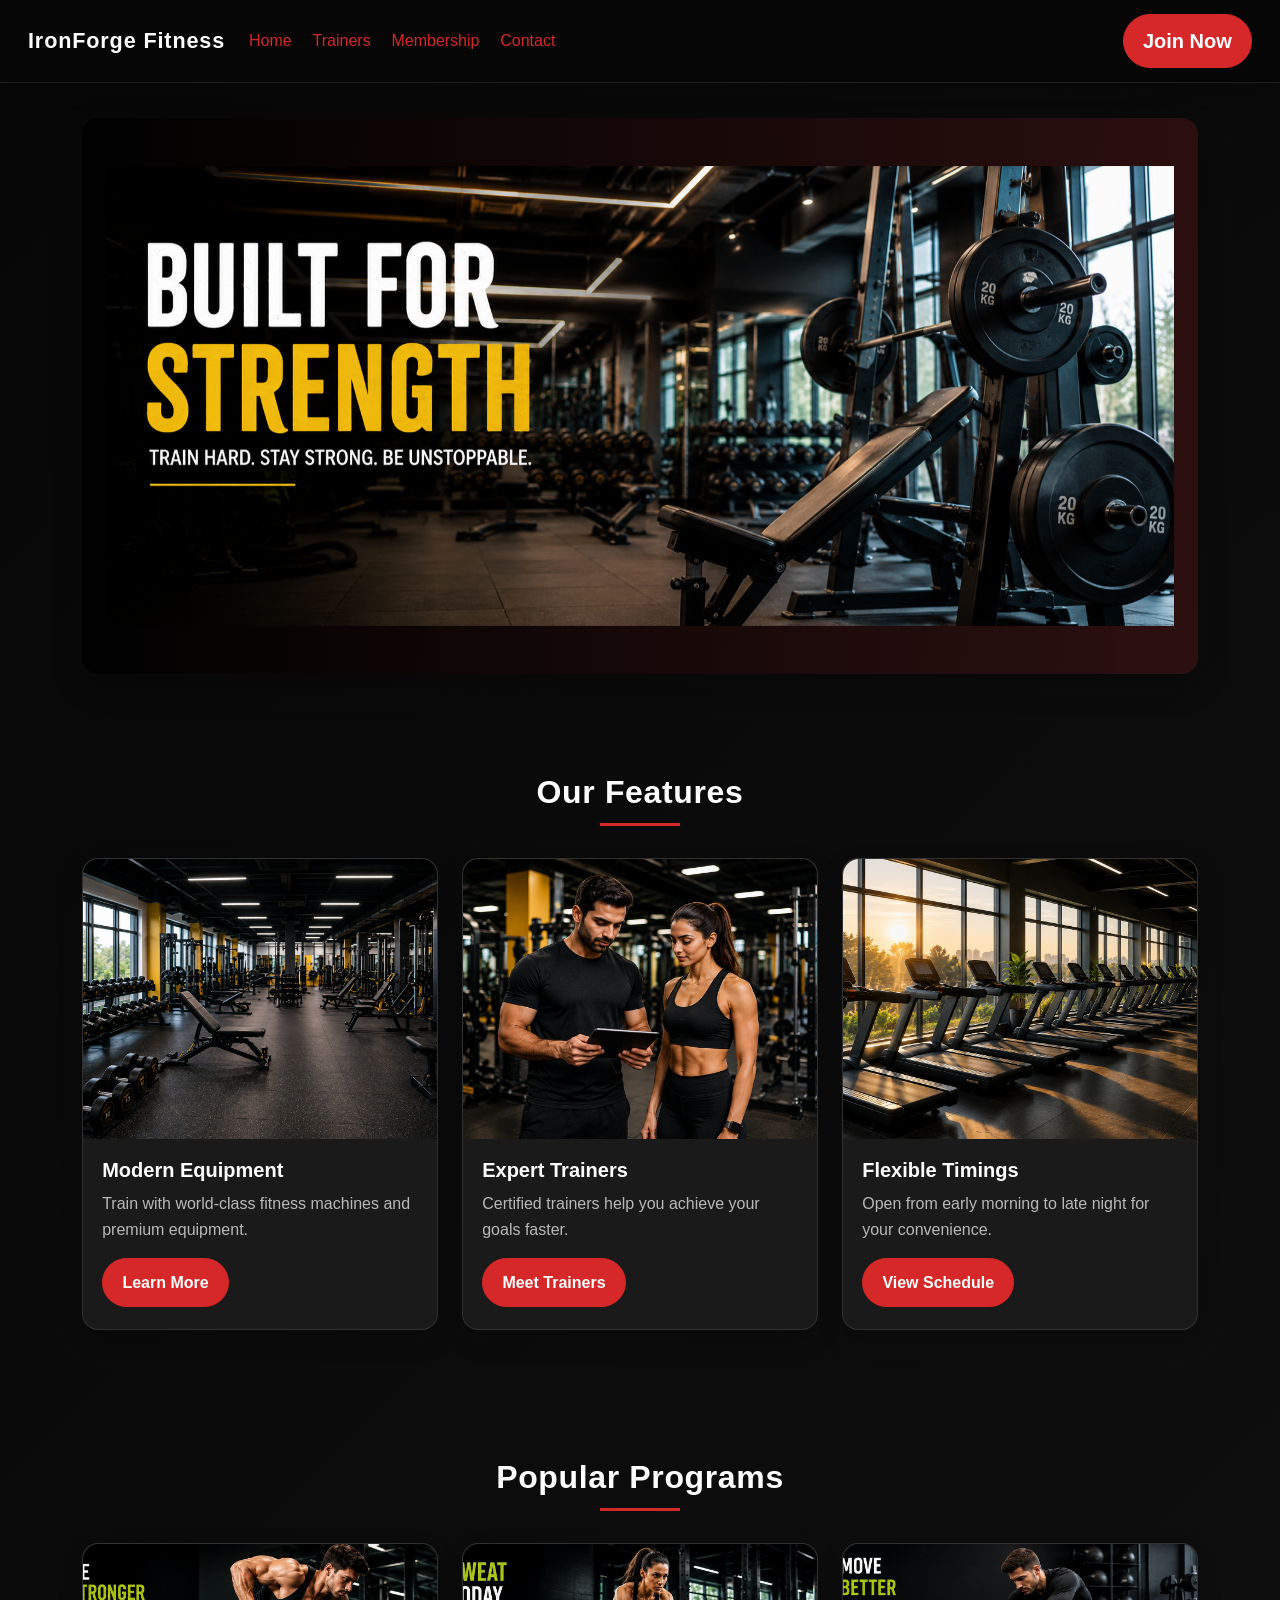
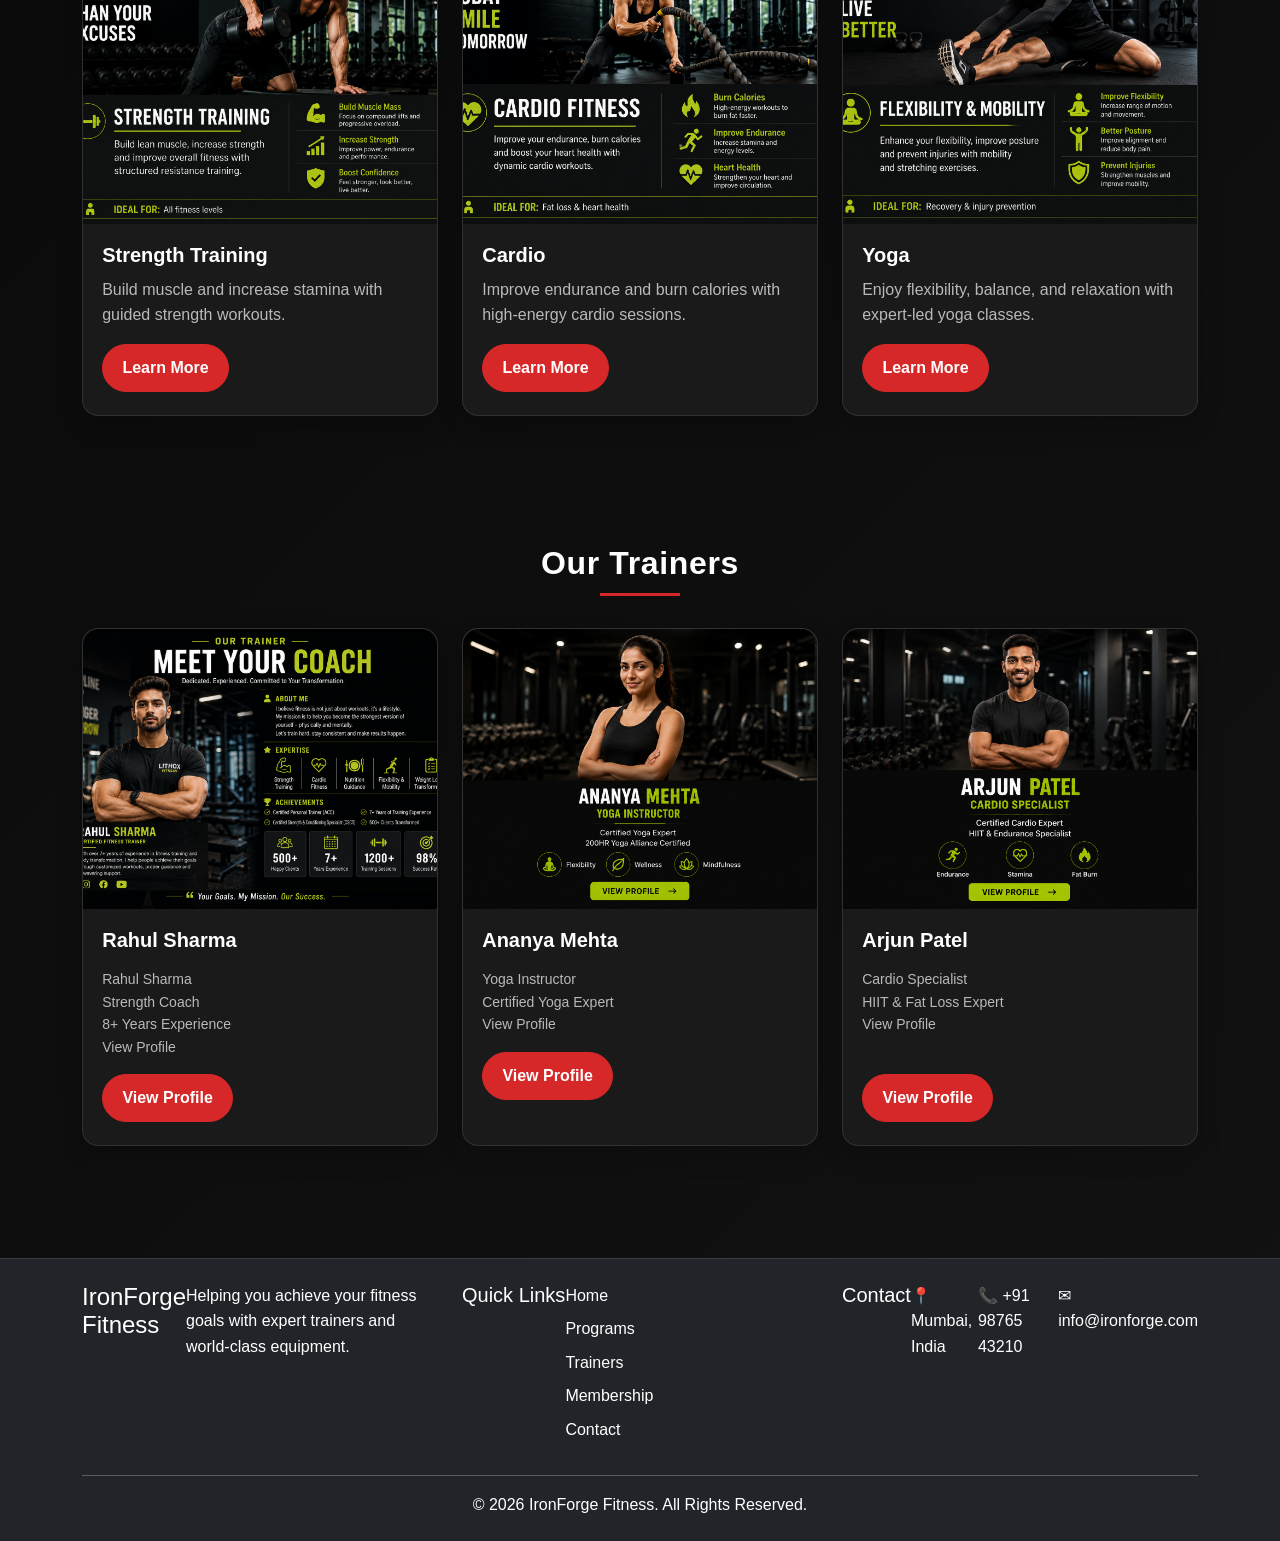
<file: index.html>
<!DOCTYPE html>
<html lang="en">

<head>
  <meta charset="UTF-8">
  <meta name="viewport" content="width=device-width, initial-scale=1.0">
  <link href="https://cdn.jsdelivr.net/npm/bootstrap@5.0.2/dist/css/bootstrap.min.css" rel="stylesheet"
    integrity="sha384-EVSTQN3/azprG1Anm3QDgpJLIm9Nao0Yz1ztcQTwFspd3yD65VohhpuuCOmLASjC" crossorigin="anonymous">
  <link rel="stylesheet" href="style.css">
  <title>IronForge Fitness</title>
</head>

<body>
<header><nav class="navbar navbar-expand-lg navbar-light bg-light">
    <div class="container-fluid">
      <a class="navbar-brand" href="#">IronForge Fitness</a>
      <button class="navbar-toggler" type="button" data-bs-toggle="collapse" data-bs-target="#navbarSupportedContent"
        aria-controls="navbarSupportedContent" aria-expanded="false" aria-label="Toggle navigation">
        <span class="navbar-toggler-icon"></span>
      </button>
      <div class="collapse navbar-collapse" id="navbarSupportedContent">
        <ul class="navbar-nav me-auto mb-2 mb-lg-0">
          <li class="nav-item">
            <a class="nav-link active" aria-current="page" href="index.html">Home</a>
          </li>
          <!-- <li class="nav-item">
            <a class="nav-link active" href="programs.html">Programs</a>
          </li> -->
          <li class="nav-item">
            <a class="nav-link active" aria-current="page" href="trainers.html">Trainers</a>
          </li>
          </li>
          <li class="nav-item">
            <a class="nav-link active" href="membership.html" tabindex="-1" aria-disabled="true">Membership</a>
          </li>
          <li class="nav-item">
            <a class="nav-link active" aria-current="page" href="contact.html">Contact</a>
          </li>
        </ul>
        <button type="button" class="btn btn-danger btn-lg" data-bs-target="#joinModal" data-bs-toggle="modal">Join Now</button>
      </div>
    </div>
  </nav>
</header>
  <!-- <section class="hero bg-success">
    <div class="container">
      <h1>TRANSFORM YOUR BODY</h1>
      <p>Push your limits with world-class equipment,
        expert trainers, and personalized fitness programs.</p>
    </div>
  </section> -->
  <section class="py-3">
    <div class="container">
      <div class="carousel slide hero-section" data-bs-ride="carousel" data-bs-interval="2000">
      <div class="carousel-inner">
        <div class="carousel-item active slide">
          <img src="images/Carousel1.png" alt="">
        </div>
        <div class="carousel-item">
          <img src="images/Carousel2.png" alt="">
        </div>
        <div class="carousel-item">
          <img src="images/Carousel3.png" alt="">
        </div>
      </div>
    </div>
  </section>
  <section class="Why-us">
    <div class="container">
      <h2 class="section-title">Our Features</h2>
      <div class="row g-4">
        <div class="col-md-4">
          <div class="card h-100">
            <img src="images/Gym1.png" class="card-img-top" alt="Modern gym equipment">
            <div class="card-body">
              <h5 class="card-title">Modern Equipment</h5>
              <p class="card-text">Train with world-class fitness machines and premium equipment.</p>
              <a href="#" class="btn btn-primary">Learn More</a>
            </div>
          </div>
        </div>
        <div class="col-md-4">
          <div class="card h-100">
            <img src="images/Gym2.png" class="card-img-top" alt="Expert trainers">
            <div class="card-body">
              <h5 class="card-title">Expert Trainers</h5>
              <p class="card-text">Certified trainers help you achieve your goals faster.</p>
              <a href="#" class="btn btn-primary">Meet Trainers</a>
            </div>
          </div>
        </div>
        <div class="col-md-4">
          <div class="card h-100">
            <img src="images/Gym3.png" class="card-img-top" alt="Flexible gym timings">
            <div class="card-body">
              <h5 class="card-title">Flexible Timings</h5>
              <p class="card-text">Open from early morning to late night for your convenience.</p>
              <a href="#" class="btn btn-primary">View Schedule</a>
            </div>
          </div>
        </div>
      </div>
    </div>
  </section>
 <section>
  <div class="container">
  <h2 class="section-title">Popular Programs</h2>
  <div class="row g-4">
    <div class="col-md-4">
     <div class="card h-100">
  <img src="images/Program11.png" class="card-img-top" alt="Strength program">
  <div class="card-body">
    <h5 class="card-title">Strength Training</h5>
    <p class="card-text">Build muscle and increase stamina with guided strength workouts.</p>
    <a href="#" class="btn btn-primary">Learn More</a>
  </div>
</div>
    </div>
    <div class="col-md-4">
   <div class="card h-100">
  <img src="images/Program22.png" class="card-img-top" alt="Cardio program">
  <div class="card-body">
    <h5 class="card-title">Cardio</h5>
    <p class="card-text">Improve endurance and burn calories with high-energy cardio sessions.</p>
    <a href="#" class="btn btn-primary">Learn More</a>
  </div>
</div>
    </div>
    <div class="col-md-4">
   <div class="card h-100">
  <img src="images/Program33.png" class="card-img-top" alt="Yoga program">
  <div class="card-body">
    <h5 class="card-title">Yoga</h5>
    <p class="card-text">Enjoy flexibility, balance, and relaxation with expert-led yoga classes.</p>
    <a href="#" class="btn btn-primary">Learn More</a>
  </div>
</div>
    </div>
  </div>
</div>
 </section>
  <section>
  <div class="container">
  <h2 class="section-title">Our Trainers</h2>
  <div class="row g-4">
    <div class="col-md-4">
     <div class="card">
  <img src="images/Trainer1.png " class="card-img-top" alt="...">
  <div class="card-body">
    <h5 class="card-title">Rahul Sharma</h5>
    <p class="card-text"><pre>Rahul Sharma
Strength Coach
8+ Years Experience
View Profile</pre>
</p>
    <a href="#" class="btn btn-primary">View Profile</a>
  </div>
</div>
    </div>
    <div class="col-md-4">
   <div class="card">
  <img src="images/Trainer22.png" class="card-img-top" alt="...">
  <div class="card-body">
    <h5 class="card-title">Ananya Mehta</h5>
    <p class="card-text">
      <pre>
Yoga Instructor
Certified Yoga Expert
View Profile</pre></p>
    <a href="#" class="btn btn-primary">View Profile</a>
  </div>
</div>
    </div>
    <div class="col-md-4">
   <div class="card">
  <img src="images/Trainer33.png" class="card-img-top" alt="...">
  <div class="card-body">
    <h5 class="card-title">Arjun Patel</h5>
    <p class="card-text"><pre>
Cardio Specialist
HIIT & Fat Loss Expert
View Profile
    </pre></p>
    <a href="#" class="btn btn-primary">View Profile</a>
  </div>
</div>
    </div>
  </div>
</div>
 </section>
<footer class="bg-dark text-white mt-5 py-4">
  <div class="container">
    <div class="row g-4">
      <div class="col-12 col-md-4">
        <h4 class="mb-3">IronForge Fitness</h4>
        <p class="mb-0">Helping you achieve your fitness goals with expert trainers and world-class equipment.</p>
      </div>

      <div class="col-12 col-md-4">
        <h5 class="mb-3">Quick Links</h5>
        <ul class="list-unstyled mb-0">
          <li class="mb-2"><a href="index.html" class="text-white text-decoration-none">Home</a></li>
          <li class="mb-2"><a href="programs.html" class="text-white text-decoration-none">Programs</a></li>
          <li class="mb-2"><a href="trainers.html" class="text-white text-decoration-none">Trainers</a></li>
          <li class="mb-2"><a href="membership.html" class="text-white text-decoration-none">Membership</a></li>
          <li class="mb-2"><a href="contact.html" class="text-white text-decoration-none">Contact</a></li>
        </ul>
      </div>

      <div class="col-12 col-md-4">
        <h5 class="mb-3">Contact</h5>
        <p class="mb-2">📍 Mumbai, India</p>
        <p class="mb-2">📞 +91 98765 43210</p>
        <p class="mb-0">✉ info@ironforge.com</p>
      </div>
    </div>

    <hr class="bg-light mt-4">

    <div class="text-center">
      <p class="mb-0">&copy; 2026 IronForge Fitness. All Rights Reserved.</p>
    </div>
  </div>
</footer>

  <script src="https://cdn.jsdelivr.net/npm/bootstrap@5.0.2/dist/js/bootstrap.bundle.min.js"
    integrity="sha384-MrcW6ZMFYlzcLA8Nl+NtUVF0sA7MsXsP1UyJoMp4YLEuNSfAP+JcXn/tWtIaxVXM"
    crossorigin="anonymous"></script>

<!-- Join Membership Modal -->
<div class="modal fade" id="joinModal" tabindex="-1">

    <div class="modal-dialog modal-dialog-centered">

        <div class="modal-content">

            <!-- Header -->
            <div class="modal-header bg-danger text-white">

                <h4 class="modal-title">
                    🏋 Join IronForge Fitness
                </h4>

                <button type="button"
                        class="btn-close btn-close-white"
                        data-bs-dismiss="modal">
                </button>

            </div>

            <!-- Body -->
            <div class="modal-body">

                <p class="text-center text-muted mb-4">
                    Start your fitness journey today!
                </p>

                <div class="mb-3">
                    <label class="form-label">Full Name</label>
                    <input type="text"
                           class="form-control"
                           placeholder="Enter your full name">
                </div>

                <div class="mb-3">
                    <label class="form-label">Email Address</label>
                    <input type="email"
                           class="form-control"
                           placeholder="Enter your email">
                </div>

                <div class="mb-3">
                    <label class="form-label">Phone Number</label>
                    <input type="tel"
                           class="form-control"
                           placeholder="Enter your phone number">
                </div>

                <div class="mb-3">
                    <label class="form-label">Membership Plan</label>

                    <select class="form-select">

                        <option selected>Select Membership</option>

                        <option>Basic - ₹999/month</option>

                        <option>Pro - ₹1999/month</option>

                        <option>Elite - ₹2999/month</option>

                    </select>

                </div>

            </div>

            <!-- Footer -->
            <div class="modal-footer">

                <button type="button"
                        class="btn btn-secondary"
                        data-bs-dismiss="modal">
                    Close
                </button>

                <button type="button"
                        class="btn btn-danger">
                    Join Now
                </button>

            </div>

        </div>

    </div>
</div>
</body>
</html>
</file>
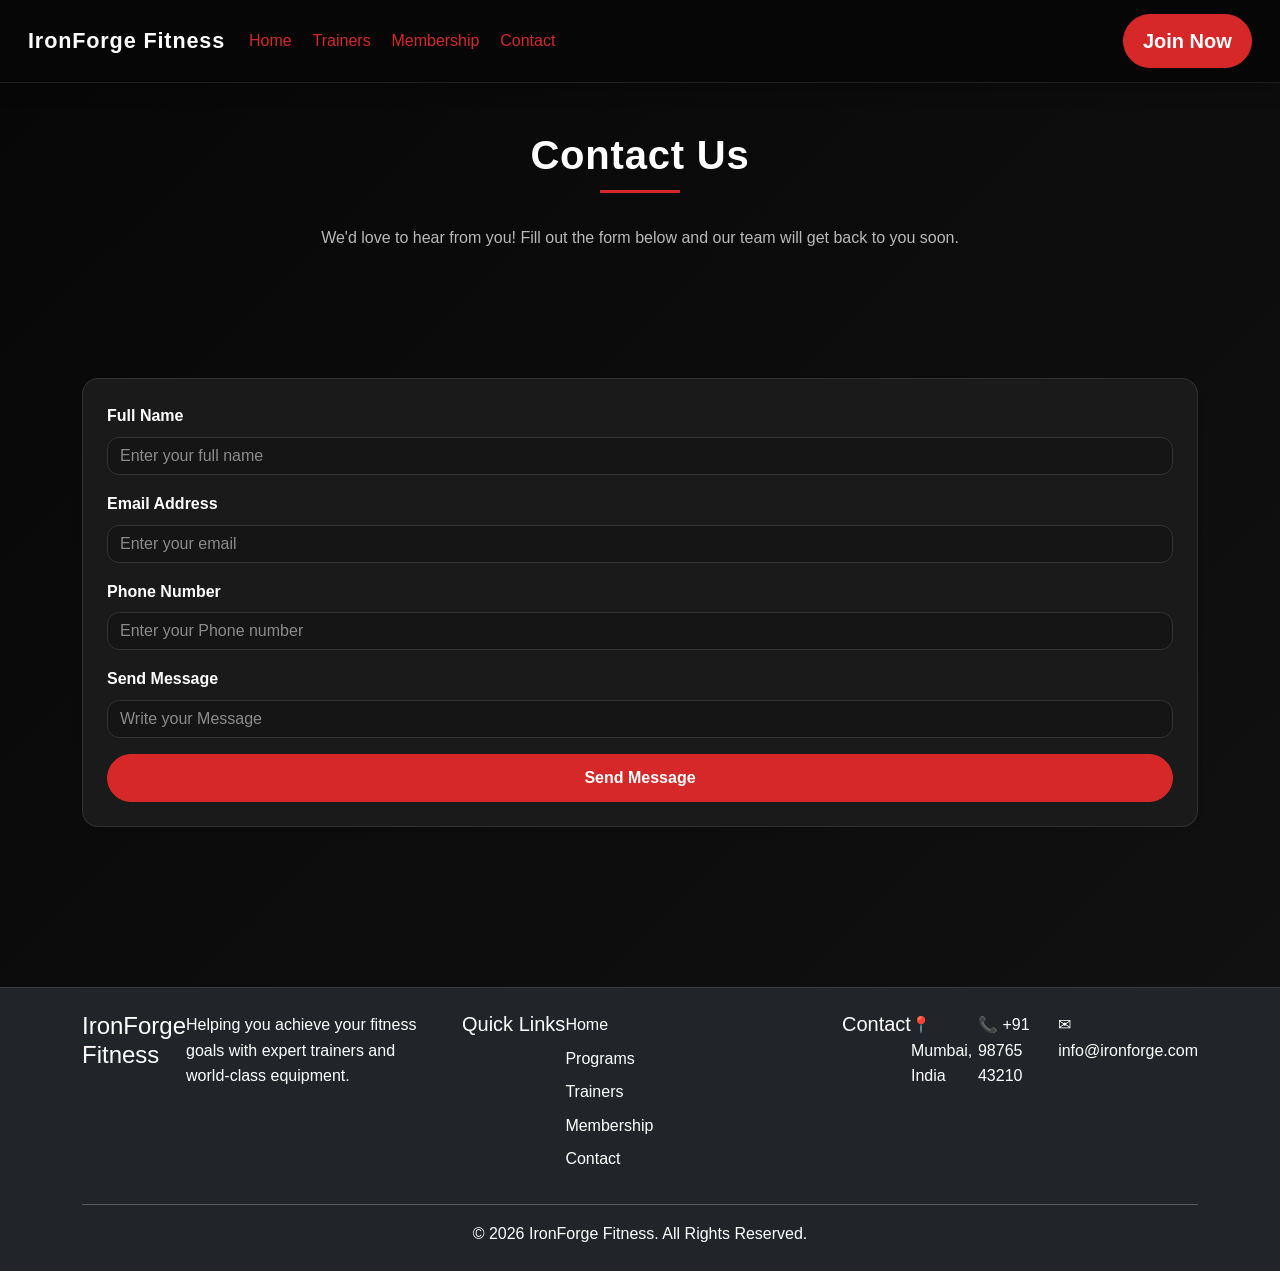
<file: contact.html>
<!DOCTYPE html>
<html lang="en">
<head>
    <meta charset="UTF-8">
    <meta name="viewport" content="width=device-width, initial-scale=1.0">
    <link href="https://cdn.jsdelivr.net/npm/bootstrap@5.0.2/dist/css/bootstrap.min.css" rel="stylesheet" 
    integrity="sha384-EVSTQN3/azprG1Anm3QDgpJLIm9Nao0Yz1ztcQTwFspd3yD65VohhpuuCOmLASjC" crossorigin="anonymous">
    <link rel="stylesheet" href="style.css">
    <title>Document</title>
</head>
<body>
<header><nav class="navbar navbar-expand-lg navbar-light bg-light">
    <div class="container-fluid">
      <a class="navbar-brand" href="#">IronForge Fitness</a>
      <button class="navbar-toggler" type="button" data-bs-toggle="collapse" data-bs-target="#navbarSupportedContent"
        aria-controls="navbarSupportedContent" aria-expanded="false" aria-label="Toggle navigation">
        <span class="navbar-toggler-icon"></span>
      </button>
      <div class="collapse navbar-collapse" id="navbarSupportedContent">
        <ul class="navbar-nav me-auto mb-2 mb-lg-0">
          <li class="nav-item">
            <a class="nav-link active" aria-current="page" href="index.html">Home</a>
          </li>
          <!-- <li class="nav-item">
            <a class="nav-link active" href="programs.html">Programs</a>
          </li> -->
          <li class="nav-item">
            <a class="nav-link active" aria-current="page" href="trainers.html">Trainers</a>
          </li>
          </li>
          <li class="nav-item">
            <a class="nav-link active" href="membership.html" tabindex="-1" aria-disabled="true">Membership</a>
          </li>
          <li class="nav-item">
            <a class="nav-link active" aria-current="page" href="contact.html">Contact</a>
          </li>
        </ul>
        <button type="button" class="btn btn-danger btn-lg" data-bs-target="#joinModal" data-bs-toggle="modal">Join Now</button>
      </div>
    </div>
  </nav>
</header>
<section class="container text-center py-5">
    <h1 class="section-title">Contact Us</h1>
    <p class="text-muted">
        We'd love to hear from you! Fill out the form below and our team will get back to you soon.
    </p>
</section>
<section>
<div class="container mb-5">
        <div class="card p-4 shadow-sm">
           <div class="mb-3">
  <label for="formGroupExampleInput" class="form-label">Full Name</label>
  <input type="text" class="form-control" id="formGroupExampleInput" placeholder="Enter your full name">
</div>
<div class="mb-3">
  <label for="formGroupExampleInput2" class="form-label">Email Address</label>
  <input type="text" class="form-control" id="formGroupExampleInput2" placeholder="Enter your email">
</div>
      <div class="mb-3">
  <label for="formGroupExampleInput" class="form-label">Phone Number</label>
  <input type="text" class="form-control" id="formGroupExampleInput" placeholder="Enter your Phone number">
</div>
<div class="mb-3">
  <label for="formGroupExampleInput2" class="form-label">Send Message</label>
  <input type="text" class="form-control" id="formGroupExampleInput2" placeholder="Write your Message">
</div>
 <button type="submit" class="btn btn-danger">
            Send Message
        </button>
    </div>
    </div>
</section>
     <footer class="bg-dark text-white mt-5 py-4">
  <div class="container">
    <div class="row g-4">
      <div class="col-12 col-md-4">
        <h4 class="mb-3">IronForge Fitness</h4>
        <p class="mb-0">Helping you achieve your fitness goals with expert trainers and world-class equipment.</p>
      </div>

      <div class="col-12 col-md-4">
        <h5 class="mb-3">Quick Links</h5>
        <ul class="list-unstyled mb-0">
          <li class="mb-2"><a href="index.html" class="text-white text-decoration-none">Home</a></li>
          <li class="mb-2"><a href="programs.html" class="text-white text-decoration-none">Programs</a></li>
          <li class="mb-2"><a href="trainers.html" class="text-white text-decoration-none">Trainers</a></li>
          <li class="mb-2"><a href="membership.html" class="text-white text-decoration-none">Membership</a></li>
          <li class="mb-2"><a href="contact.html" class="text-white text-decoration-none">Contact</a></li>
        </ul>
      </div>

      <div class="col-12 col-md-4">
        <h5 class="mb-3">Contact</h5>
        <p class="mb-2">📍 Mumbai, India</p>
        <p class="mb-2">📞 +91 98765 43210</p>
        <p class="mb-0">✉ info@ironforge.com</p>
      </div>
    </div>

    <hr class="bg-light mt-4">

    <div class="text-center">
      <p class="mb-0">&copy; 2026 IronForge Fitness. All Rights Reserved.</p>
    </div>
  </div>
</footer>
   <script src="https://cdn.jsdelivr.net/npm/bootstrap@5.0.2/dist/js/bootstrap.bundle.min.js" 
   integrity="sha384-MrcW6ZMFYlzcLA8Nl+NtUVF0sA7MsXsP1UyJoMp4YLEuNSfAP+JcXn/tWtIaxVXM" crossorigin="anonymous"></script> 
   <div class="modal fade" id="joinModal" tabindex="-1">

    <div class="modal-dialog modal-dialog-centered">

        <div class="modal-content">

            <!-- Header -->
            <div class="modal-header bg-danger text-white">

                <h4 class="modal-title">
                    🏋 Join IronForge Fitness
                </h4>

                <button type="button"
                        class="btn-close btn-close-white"
                        data-bs-dismiss="modal">
                </button>

            </div>

            <!-- Body -->
            <div class="modal-body">

                <p class="text-center text-muted mb-4">
                    Start your fitness journey today!
                </p>

                <div class="mb-3">
                    <label class="form-label">Full Name</label>
                    <input type="text"
                           class="form-control"
                           placeholder="Enter your full name">
                </div>

                <div class="mb-3">
                    <label class="form-label">Email Address</label>
                    <input type="email"
                           class="form-control"
                           placeholder="Enter your email">
                </div>

                <div class="mb-3">
                    <label class="form-label">Phone Number</label>
                    <input type="tel"
                           class="form-control"
                           placeholder="Enter your phone number">
                </div>

                <div class="mb-3">
                    <label class="form-label">Membership Plan</label>

                    <select class="form-select">

                        <option selected>Select Membership</option>

                        <option>Basic - ₹999/month</option>

                        <option>Pro - ₹1999/month</option>

                        <option>Elite - ₹2999/month</option>

                    </select>

                </div>

            </div>

            <!-- Footer -->
            <div class="modal-footer">

                <button type="button"
                        class="btn btn-secondary"
                        data-bs-dismiss="modal">
                    Close
                </button>

                <button type="button"
                        class="btn btn-danger">
                    Join Now
                </button>

            </div>

        </div>

    </div>
</div>
</body>
</html>
</file>
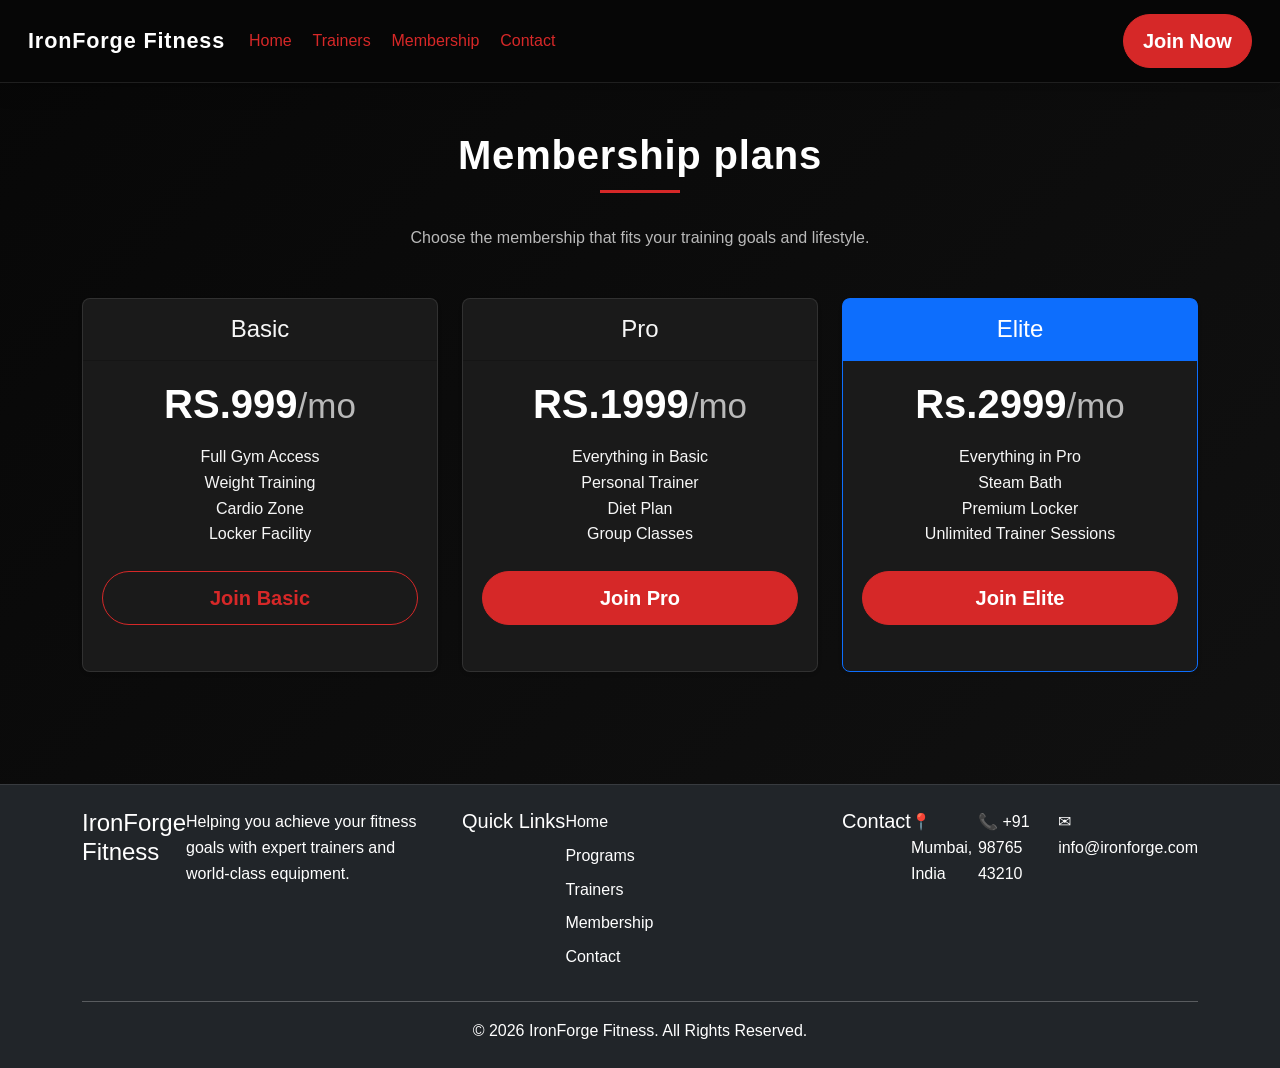
<file: membership.html>
<!DOCTYPE html>
<html lang="en">
<head>
    <meta charset="UTF-8">
    <meta name="viewport" content="width=device-width, initial-scale=1.0">
    <link href="https://cdn.jsdelivr.net/npm/bootstrap@5.0.2/dist/css/bootstrap.min.css" rel="stylesheet" 
    integrity="sha384-EVSTQN3/azprG1Anm3QDgpJLIm9Nao0Yz1ztcQTwFspd3yD65VohhpuuCOmLASjC" crossorigin="anonymous">
    <link rel="stylesheet" href="style.css">
    <title>Document</title>
</head>
<body>
<header>  <nav class="navbar navbar-expand-lg navbar-light bg-light">
    <div class="container-fluid">
      <a class="navbar-brand" href="#">IronForge Fitness</a>
      <button class="navbar-toggler" type="button" data-bs-toggle="collapse" data-bs-target="#navbarSupportedContent"
        aria-controls="navbarSupportedContent" aria-expanded="false" aria-label="Toggle navigation">
        <span class="navbar-toggler-icon"></span>
      </button>
      <div class="collapse navbar-collapse" id="navbarSupportedContent">
        <ul class="navbar-nav me-auto mb-2 mb-lg-0">
          <li class="nav-item">
            <a class="nav-link active" aria-current="page" href="index.html">Home</a>
          </li>
          <!-- <li class="nav-item">
            <a class="nav-link active" href="programs.html">Programs</a>
          </li> -->
          <li class="nav-item">
            <a class="nav-link active" aria-current="page" href="trainers.html">Trainers</a>
          </li>
          </li>
          <li class="nav-item">
            <a class="nav-link active" href="membership.html" tabindex="-1" aria-disabled="true">Membership</a>
          </li>
          <li class="nav-item">
            <a class="nav-link active" aria-current="page" href="contact.html">Contact</a>
          </li>
        </ul>
        <button type="button" class="btn btn-danger btn-lg" data-bs-target="#joinModal" data-bs-toggle="modal">Join Now</button>
      </div>
    </div>
  </nav>
</header>
   <main class="container py-5">
        <h1 class="section-title">Membership plans</h1>
        <p class="text-center text-muted mb-5">Choose the membership that fits your training goals and lifestyle.</p>
    <div class="row row-cols-1 row-cols-md-3 g-4 mb-3 text-center">
      <div class="col">
        <div class="card mb-4 rounded-3 shadow-sm h-100">
          <div class="card-header py-3">
            <h4 class="my-0 fw-normal">Basic</h4>
          </div>
          <div class="card-body">
            <h1 class="card-title pricing-card-title">RS.999<small class="text-muted fw-light">/mo</small></h1>
            <ul class="list-unstyled mt-3 mb-4">
              <li>Full Gym Access</li>
              <li>Weight Training</li>
              <li>Cardio Zone</li>
              <li>Locker Facility</li>
            </ul>
            <button type="button" class="w-100 btn btn-lg btn-outline-primary" data-bs-toggle="modal" data-bs-target="#joinModal">Join Basic</button>
          </div>
        </div>
      </div>
      <div class="col">
        <div class="card mb-4 rounded-3 shadow-sm h-100">
          <div class="card-header py-3">
            <h4 class="my-0 fw-normal">Pro</h4>
          </div>
          <div class="card-body">
            <h1 class="card-title pricing-card-title">RS.1999<small class="text-muted fw-light">/mo</small></h1>
            <ul class="list-unstyled mt-3 mb-4">
              <li>Everything in Basic</li>
              <li>Personal Trainer</li>
              <li>Diet Plan</li>
              <li>Group Classes</li>
            </ul>
            <button type="button" class="w-100 btn btn-lg btn-primary" data-bs-toggle="modal" data-bs-target="#joinModal">Join Pro</button>
          </div>
        </div>
      </div>
      <div class="col">
        <div class="card mb-4 rounded-3 shadow-sm border-primary h-100">
          <div class="card-header py-3 text-white bg-primary border-primary">
            <h4 class="my-0 fw-normal">Elite</h4>
          </div>
          <div class="card-body">
            <h1 class="card-title pricing-card-title">Rs.2999<small class="text-muted fw-light">/mo</small></h1>
            <ul class="list-unstyled mt-3 mb-4">
              <li>Everything in Pro</li>
              <li>Steam Bath</li>
              <li>Premium Locker</li>
              <li>Unlimited Trainer Sessions</li>
            </ul>
            <button type="button" class="w-100 btn btn-lg btn-primary" data-bs-toggle="modal" data-bs-target="#joinModal">Join Elite</button>
          </div>
        </div>
      </div>
    </div>
  </main> 
   <footer class="bg-dark text-white mt-5 py-4">
  <div class="container">
    <div class="row g-4">
      <div class="col-12 col-md-4">
        <h4 class="mb-3">IronForge Fitness</h4>
        <p class="mb-0">Helping you achieve your fitness goals with expert trainers and world-class equipment.</p>
      </div>

      <div class="col-12 col-md-4">
        <h5 class="mb-3">Quick Links</h5>
        <ul class="list-unstyled mb-0">
          <li class="mb-2"><a href="index.html" class="text-white text-decoration-none">Home</a></li>
          <li class="mb-2"><a href="programs.html" class="text-white text-decoration-none">Programs</a></li>
          <li class="mb-2"><a href="trainers.html" class="text-white text-decoration-none">Trainers</a></li>
          <li class="mb-2"><a href="membership.html" class="text-white text-decoration-none">Membership</a></li>
          <li class="mb-2"><a href="contact.html" class="text-white text-decoration-none">Contact</a></li>
        </ul>
      </div>

      <div class="col-12 col-md-4">
        <h5 class="mb-3">Contact</h5>
        <p class="mb-2">📍 Mumbai, India</p>
        <p class="mb-2">📞 +91 98765 43210</p>
        <p class="mb-0">✉ info@ironforge.com</p>
      </div>
    </div>

    <hr class="bg-light mt-4">

    <div class="text-center">
      <p class="mb-0">&copy; 2026 IronForge Fitness. All Rights Reserved.</p>
    </div>
  </div>
</footer>
 <script src="https://cdn.jsdelivr.net/npm/bootstrap@5.0.2/dist/js/bootstrap.bundle.min.js" 
    integrity="sha384-MrcW6ZMFYlzcLA8Nl+NtUVF0sA7MsXsP1UyJoMp4YLEuNSfAP+JcXn/tWtIaxVXM" crossorigin="anonymous"></script>
<div class="modal fade" id="joinModal" tabindex="-1">

    <div class="modal-dialog modal-dialog-centered">

        <div class="modal-content">

            <!-- Header -->
            <div class="modal-header bg-danger text-white">

                <h4 class="modal-title">
                    🏋 Join IronForge Fitness
                </h4>

                <button type="button"
                        class="btn-close btn-close-white"
                        data-bs-dismiss="modal">
                </button>

            </div>

            <!-- Body -->
            <div class="modal-body">

                <p class="text-center text-muted mb-4">
                    Start your fitness journey today!
                </p>

                <div class="mb-3">
                    <label class="form-label">Full Name</label>
                    <input type="text"
                           class="form-control"
                           placeholder="Enter your full name">
                </div>

                <div class="mb-3">
                    <label class="form-label">Email Address</label>
                    <input type="email"
                           class="form-control"
                           placeholder="Enter your email">
                </div>

                <div class="mb-3">
                    <label class="form-label">Phone Number</label>
                    <input type="tel"
                           class="form-control"
                           placeholder="Enter your phone number">
                </div>

                <div class="mb-3">
                    <label class="form-label">Membership Plan</label>

                    <select class="form-select">

                        <option selected>Select Membership</option>

                        <option>Basic - ₹999/month</option>

                        <option>Pro - ₹1999/month</option>

                        <option>Elite - ₹2999/month</option>

                    </select>

                </div>

            </div>

            <!-- Footer -->
            <div class="modal-footer">

                <button type="button"
                        class="btn btn-secondary"
                        data-bs-dismiss="modal">
                    Close
                </button>

                <button type="button"
                        class="btn btn-danger">
                    Join Now
                </button>

            </div>

        </div>

    </div>
</div>
</body>
</html>
</file>
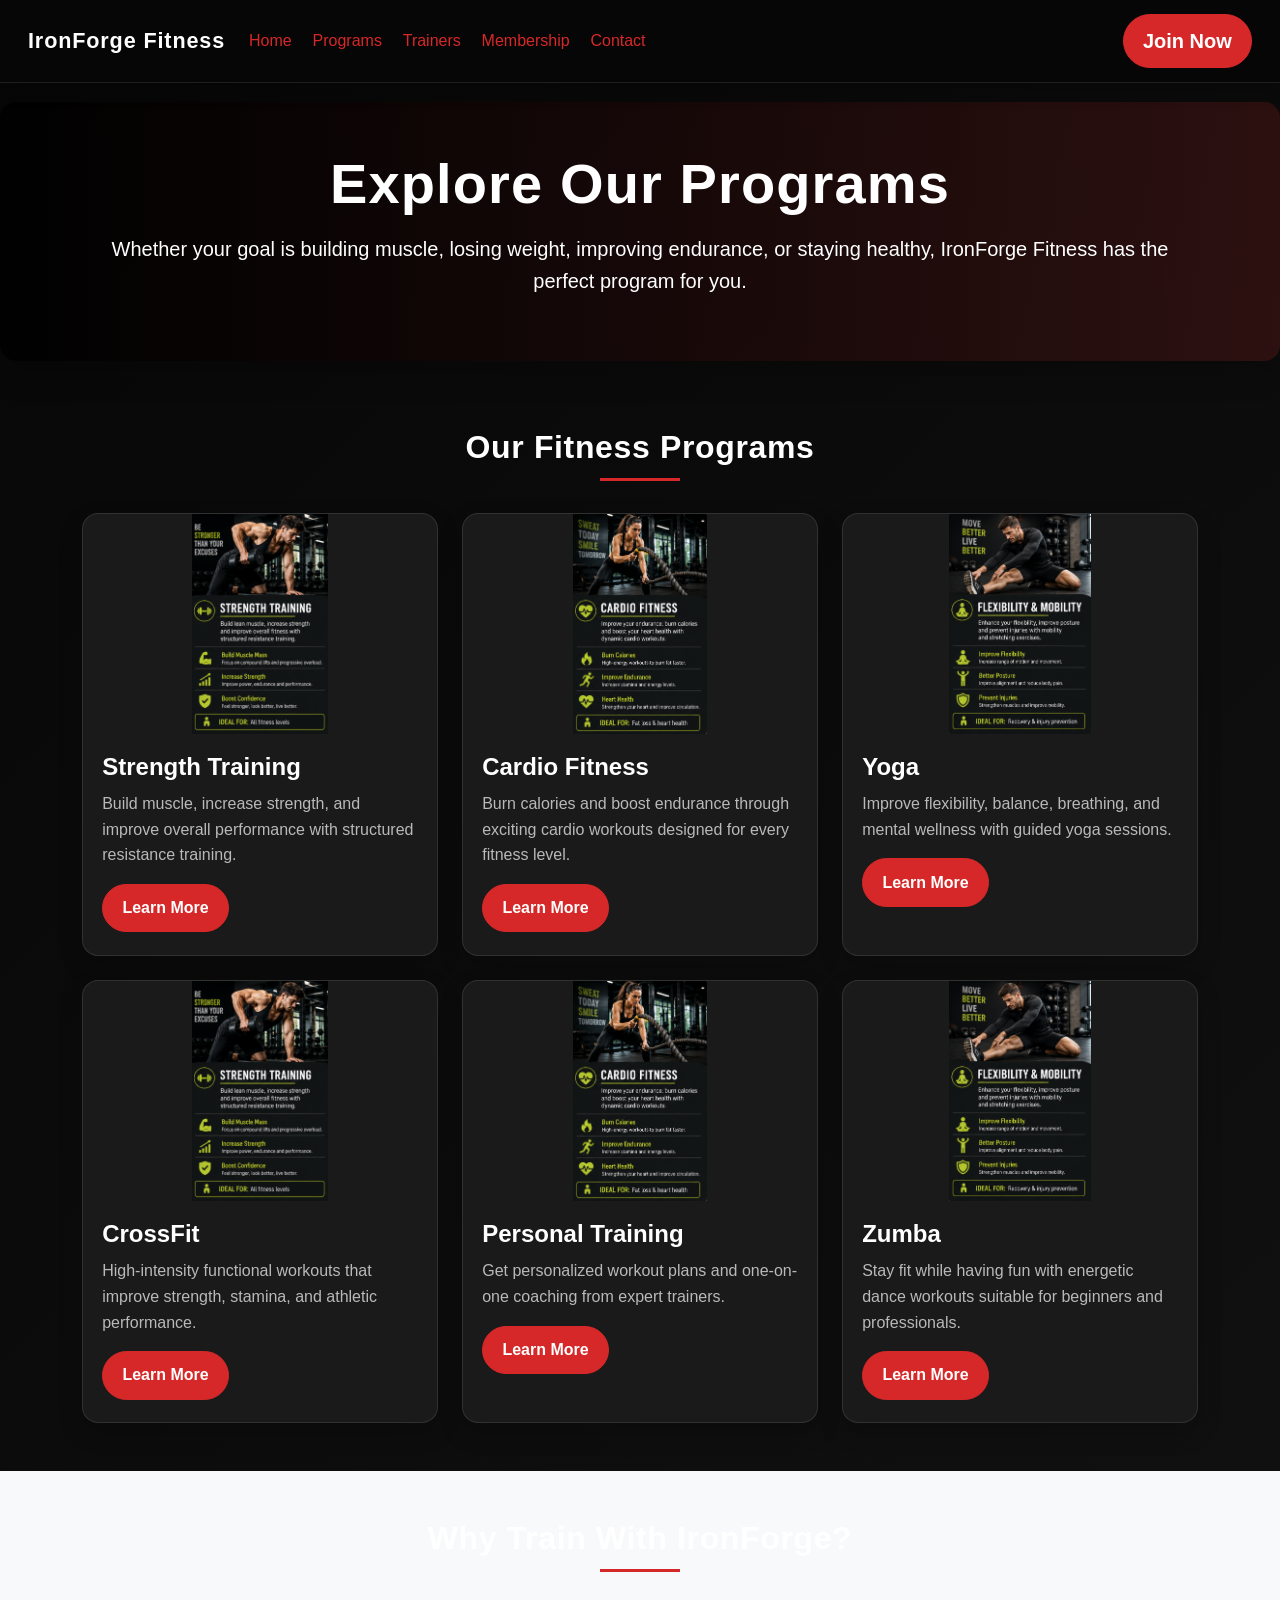
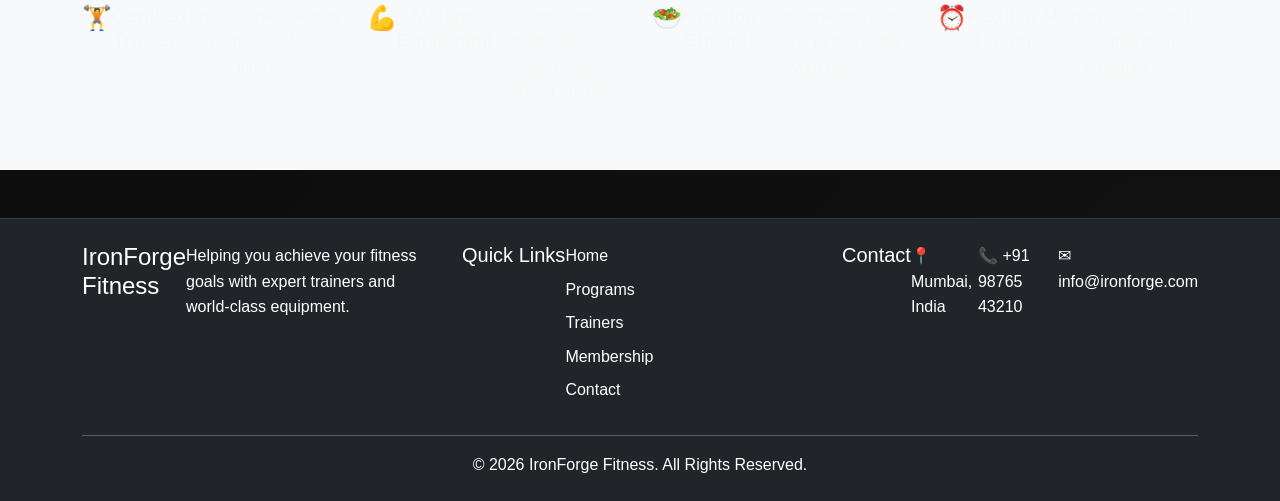
<file: programs.html>
<!DOCTYPE html>
<html lang="en">
<head>
    <meta charset="UTF-8">
    <meta name="viewport" content="width=device-width, initial-scale=1.0">
    <link href="https://cdn.jsdelivr.net/npm/bootstrap@5.0.2/dist/css/bootstrap.min.css" rel="stylesheet" 
    integrity="sha384-EVSTQN3/azprG1Anm3QDgpJLIm9Nao0Yz1ztcQTwFspd3yD65VohhpuuCOmLASjC" crossorigin="anonymous">
    <link rel="stylesheet" href="style.css">
    <title>Document</title>
</head>
<body>
    <header>
          <nav class="navbar navbar-expand-lg navbar-light bg-light">
    <div class="container-fluid">
      <a class="navbar-brand" href="#">IronForge Fitness</a>
      <button class="navbar-toggler" type="button" data-bs-toggle="collapse" data-bs-target="#navbarSupportedContent"
        aria-controls="navbarSupportedContent" aria-expanded="false" aria-label="Toggle navigation">
        <span class="navbar-toggler-icon"></span>
      </button>
      <div class="collapse navbar-collapse" id="navbarSupportedContent">
        <ul class="navbar-nav me-auto mb-2 mb-lg-0">
          <li class="nav-item">
            <a class="nav-link active" aria-current="page" href="index.html">Home</a>
          </li>
          <li class="nav-item">
            <a class="nav-link active" href="programs.html">Programs</a>
          </li>
          <li class="nav-item">
            <a class="nav-link active" aria-current="page" href="trainers.html">Trainers</a>
          </li>
          </li>
          <li class="nav-item">
            <a class="nav-link active" href="membership.html" tabindex="-1" aria-disabled="true">Membership</a>
          </li>
          <li class="nav-item">
            <a class="nav-link active" aria-current="page" href="contact.html">Contact</a>
          </li>
        </ul>
        <button type="button" class="btn btn-danger btn-lg">Join Now</button>
      </div>
    </div>
  </nav>
    </header>
    <section class="hero-section text-white py-5">
    <div class="container text-center">
        <h1 class="display-4 fw-bold">Explore Our Programs</h1>
        <p class="lead mt-3">
            Whether your goal is building muscle, losing weight, improving endurance,
            or staying healthy, IronForge Fitness has the perfect program for you.
        </p>
    </div>
</section>
<section class="py-5">
    <div class="container">

        <h2 class="section-title">Our Fitness Programs</h2>

        <div class="row g-4">

            <div class="col-md-4">
                <div class="card h-100">
                    <img src="images/program1.png" class="card-img-top page-image-fit" alt="Strength training program">
                    <div class="card-body">
                        <h4 class="card-title">Strength Training</h4>
                        <p class="card-text">
                            Build muscle, increase strength, and improve overall performance
                            with structured resistance training.
                        </p>
                        <a href="#" class="btn btn-primary">Learn More</a>
                    </div>
                </div>
            </div>

            <div class="col-md-4">
                <div class="card h-100">
                    <img src="images/Program2.png" class="card-img-top page-image-fit" alt="Cardio fitness program">
                    <div class="card-body">
                        <h4 class="card-title">Cardio Fitness</h4>
                        <p class="card-text">
                            Burn calories and boost endurance through exciting cardio workouts
                            designed for every fitness level.
                        </p>
                        <a href="#" class="btn btn-primary">Learn More</a>
                    </div>
                </div>
            </div>

            <div class="col-md-4">
                <div class="card h-100">
                    <img src="images/Program3.png" class="card-img-top page-image-fit" alt="Yoga program">
                    <div class="card-body">
                        <h4 class="card-title">Yoga</h4>
                        <p class="card-text">
                            Improve flexibility, balance, breathing, and mental wellness with
                            guided yoga sessions.
                        </p>
                        <a href="#" class="btn btn-primary">Learn More</a>
                    </div>
                </div>
            </div>

            <div class="col-md-4">
                <div class="card h-100">
                    <img src="images/program1.png" class="card-img-top page-image-fit" alt="CrossFit program">
                    <div class="card-body">
                        <h4 class="card-title">CrossFit</h4>
                        <p class="card-text">
                            High-intensity functional workouts that improve strength, stamina,
                            and athletic performance.
                        </p>
                        <a href="#" class="btn btn-primary">Learn More</a>
                    </div>
                </div>
            </div>

            <div class="col-md-4">
                <div class="card h-100">
                    <img src="images/Program2.png" class="card-img-top page-image-fit" alt="Personal training program">
                    <div class="card-body">
                        <h4 class="card-title">Personal Training</h4>
                        <p class="card-text">
                            Get personalized workout plans and one-on-one coaching from expert
                            trainers.
                        </p>
                        <a href="#" class="btn btn-primary">Learn More</a>
                    </div>
                </div>
            </div>

            <div class="col-md-4">
                <div class="card h-100">
                    <img src="images/Program3.png" class="card-img-top page-image-fit" alt="Zumba class program">
                    <div class="card-body">
                        <h4 class="card-title">Zumba</h4>
                        <p class="card-text">
                            Stay fit while having fun with energetic dance workouts suitable
                            for beginners and professionals.
                        </p>
                        <a href="#" class="btn btn-primary">Learn More</a>
                    </div>
                </div>
            </div>

        </div>

    </div>
</section>
<section class="bg-light py-5">
    <div class="container">

        <h2 class="section-title">Why Train With IronForge?</h2>

        <div class="row text-center">

            <div class="col-md-3">
                <h4>🏋️</h4>
                <h5>Certified Trainers</h5>
                <p>Professional coaches to guide your fitness journey.</p>
            </div>

            <div class="col-md-3">
                <h4>💪</h4>
                <h5>Modern Equipment</h5>
                <p>Premium machines and world-class workout facilities.</p>
            </div>

            <div class="col-md-3">
                <h4>🥗</h4>
                <h5>Nutrition Support</h5>
                <p>Personalized diet plans to maximize your results.</p>
            </div>

            <div class="col-md-3">
                <h4>⏰</h4>
                <h5>Flexible Timing</h5>
                <p>Morning to late-night sessions that fit your schedule.</p>
            </div>

        </div>

    </div>
</section>
     <footer class="bg-dark text-white mt-5 py-4">
  <div class="container">
    <div class="row g-4">
      <div class="col-12 col-md-4">
        <h4 class="mb-3">IronForge Fitness</h4>
        <p class="mb-0">Helping you achieve your fitness goals with expert trainers and world-class equipment.</p>
      </div>

      <div class="col-12 col-md-4">
        <h5 class="mb-3">Quick Links</h5>
        <ul class="list-unstyled mb-0">
          <li class="mb-2"><a href="index.html" class="text-white text-decoration-none">Home</a></li>
          <li class="mb-2"><a href="programs.html" class="text-white text-decoration-none">Programs</a></li>
          <li class="mb-2"><a href="trainers.html" class="text-white text-decoration-none">Trainers</a></li>
          <li class="mb-2"><a href="membership.html" class="text-white text-decoration-none">Membership</a></li>
          <li class="mb-2"><a href="contact.html" class="text-white text-decoration-none">Contact</a></li>
        </ul>
      </div>

      <div class="col-12 col-md-4">
        <h5 class="mb-3">Contact</h5>
        <p class="mb-2">📍 Mumbai, India</p>
        <p class="mb-2">📞 +91 98765 43210</p>
        <p class="mb-0">✉ info@ironforge.com</p>
      </div>
    </div>

    <hr class="bg-light mt-4">

    <div class="text-center">
      <p class="mb-0">&copy; 2026 IronForge Fitness. All Rights Reserved.</p>
    </div>
  </div>
</footer>
   <script src="https://cdn.jsdelivr.net/npm/bootstrap@5.0.2/dist/js/bootstrap.bundle.min.js" 
   integrity="sha384-MrcW6ZMFYlzcLA8Nl+NtUVF0sA7MsXsP1UyJoMp4YLEuNSfAP+JcXn/tWtIaxVXM" crossorigin="anonymous"></script> 
</body>
</html>
</file>
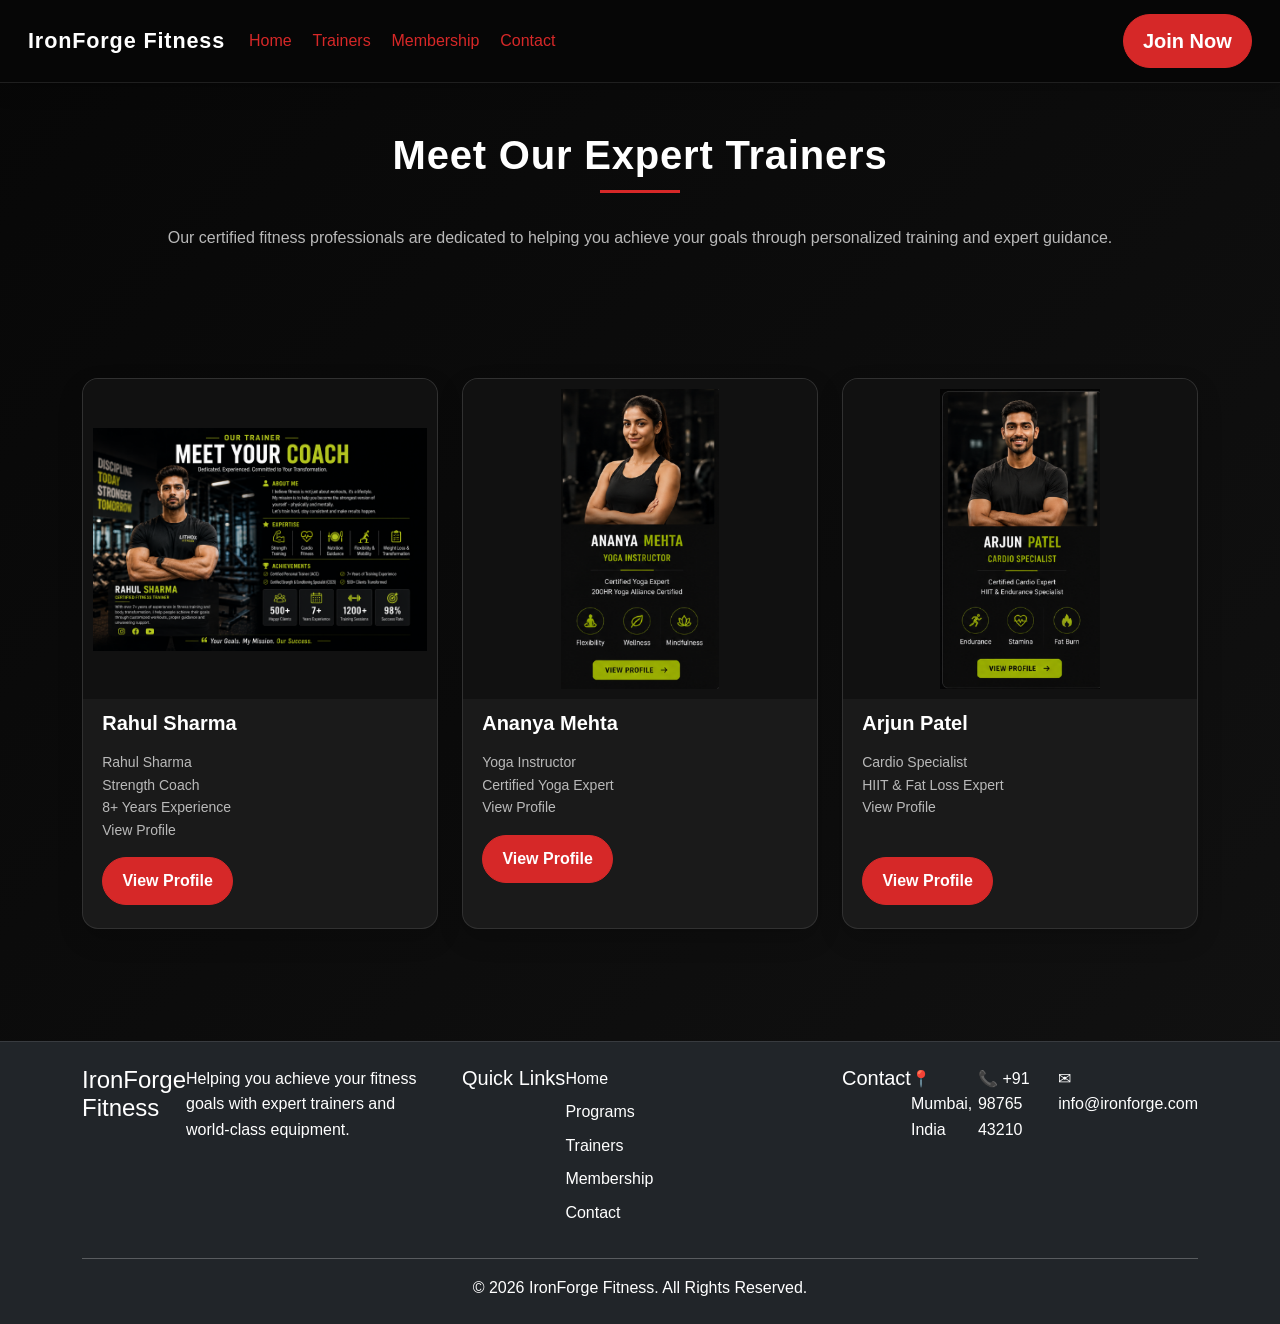
<file: trainers.html>
<!DOCTYPE html>
<html lang="en">
<head>
    <meta charset="UTF-8">
    <meta name="viewport" content="width=device-width, initial-scale=1.0">
    <link href="https://cdn.jsdelivr.net/npm/bootstrap@5.0.2/dist/css/bootstrap.min.css" rel="stylesheet" 
    integrity="sha384-EVSTQN3/azprG1Anm3QDgpJLIm9Nao0Yz1ztcQTwFspd3yD65VohhpuuCOmLASjC" crossorigin="anonymous">
    <link rel="stylesheet" href="style.css">
    <title>Document</title>
</head>
<body>
<header><nav class="navbar navbar-expand-lg navbar-light bg-light">
    <div class="container-fluid">
      <a class="navbar-brand" href="#">IronForge Fitness</a>
      <button class="navbar-toggler" type="button" data-bs-toggle="collapse" data-bs-target="#navbarSupportedContent"
        aria-controls="navbarSupportedContent" aria-expanded="false" aria-label="Toggle navigation">
        <span class="navbar-toggler-icon"></span>
      </button>
      <div class="collapse navbar-collapse" id="navbarSupportedContent">
        <ul class="navbar-nav me-auto mb-2 mb-lg-0">
          <li class="nav-item">
            <a class="nav-link active" aria-current="page" href="index.html">Home</a>
          </li>
          <!-- <li class="nav-item">
            <a class="nav-link active" href="programs.html">Programs</a>
          </li> -->
          <li class="nav-item">
            <a class="nav-link active" aria-current="page" href="trainers.html">Trainers</a>
          </li>
          </li>
          <li class="nav-item">
            <a class="nav-link active" href="membership.html" tabindex="-1" aria-disabled="true">Membership</a>
          </li>
          <li class="nav-item">
            <a class="nav-link active" aria-current="page" href="contact.html">Contact</a>
          </li>
        </ul>
        <button type="button" class="btn btn-danger btn-lg" data-bs-target="#joinModal" data-bs-toggle="modal">Join Now</button>
      </div>
    </div>
  </nav>
</header>
    <section class="container text-center py-5">

    <h1 class="section-title">Meet Our Expert Trainers</h1>

    <p class="text-muted">
        Our certified fitness professionals are dedicated to helping you achieve your goals through personalized training and expert guidance.
    </p>

</section>
 <section>
  <div class="container">
  <div class="row g-4">
    <div class="col-md-4">
     <div class="card trainer-card">
  <img src="images/Trainer1.png " class="card-img-top" alt="...">
  <div class="card-body">
    <h5 class="card-title">Rahul Sharma</h5>
    <p class="card-text"><pre>Rahul Sharma
Strength Coach
8+ Years Experience
View Profile</pre>
</p>
    <a href="#" class="btn btn-primary">View Profile</a>
  </div>
</div>
    </div>
    <div class="col-md-4">
   <div class="card trainer-card">
  <img src="images/trainer2.png" class="card-img-top" alt="...">
  <div class="card-body">
    <h5 class="card-title">Ananya Mehta</h5>
    <p class="card-text">
      <pre>
Yoga Instructor
Certified Yoga Expert
View Profile</pre></p>
    <a href="#" class="btn btn-primary">View Profile</a>
  </div>
</div>
    </div>
    <div class="col-md-4">
   <div class="card trainer-card">
  <img src="images/trainer3.png" class="card-img-top" alt="...">
  <div class="card-body">
    <h5 class="card-title">Arjun Patel</h5>
    <p class="card-text"><pre>
Cardio Specialist
HIIT & Fat Loss Expert
View Profile
    </pre></p>
    <a href="#" class="btn btn-primary">View Profile</a>
  </div>
</div>
    </div>
  </div>
</div>
 </section>
     <footer class="bg-dark text-white mt-5 py-4">
  <div class="container">
    <div class="row g-4">
      <div class="col-12 col-md-4">
        <h4 class="mb-3">IronForge Fitness</h4>
        <p class="mb-0">Helping you achieve your fitness goals with expert trainers and world-class equipment.</p>
      </div>

      <div class="col-12 col-md-4">
        <h5 class="mb-3">Quick Links</h5>
        <ul class="list-unstyled mb-0">
          <li class="mb-2"><a href="index.html" class="text-white text-decoration-none">Home</a></li>
          <li class="mb-2"><a href="programs.html" class="text-white text-decoration-none">Programs</a></li>
          <li class="mb-2"><a href="trainers.html" class="text-white text-decoration-none">Trainers</a></li>
          <li class="mb-2"><a href="membership.html" class="text-white text-decoration-none">Membership</a></li>
          <li class="mb-2"><a href="contact.html" class="text-white text-decoration-none">Contact</a></li>
        </ul>
      </div>

      <div class="col-12 col-md-4">
        <h5 class="mb-3">Contact</h5>
        <p class="mb-2">📍 Mumbai, India</p>
        <p class="mb-2">📞 +91 98765 43210</p>
        <p class="mb-0">✉ info@ironforge.com</p>
      </div>
    </div>

    <hr class="bg-light mt-4">

    <div class="text-center">
      <p class="mb-0">&copy; 2026 IronForge Fitness. All Rights Reserved.</p>
    </div>
  </div>
</footer>
    <script src="https://cdn.jsdelivr.net/npm/bootstrap@5.0.2/dist/js/bootstrap.bundle.min.js" 
    integrity="sha384-MrcW6ZMFYlzcLA8Nl+NtUVF0sA7MsXsP1UyJoMp4YLEuNSfAP+JcXn/tWtIaxVXM" crossorigin="anonymous"></script>
    <div class="modal fade" id="joinModal" tabindex="-1">

    <div class="modal-dialog modal-dialog-centered">

        <div class="modal-content">

            <!-- Header -->
            <div class="modal-header bg-danger text-white">

                <h4 class="modal-title">
                    🏋 Join IronForge Fitness
                </h4>

                <button type="button"
                        class="btn-close btn-close-white"
                        data-bs-dismiss="modal">
                </button>

            </div>

            <!-- Body -->
            <div class="modal-body">

                <p class="text-center text-muted mb-4">
                    Start your fitness journey today!
                </p>

                <div class="mb-3">
                    <label class="form-label">Full Name</label>
                    <input type="text"
                           class="form-control"
                           placeholder="Enter your full name">
                </div>

                <div class="mb-3">
                    <label class="form-label">Email Address</label>
                    <input type="email"
                           class="form-control"
                           placeholder="Enter your email">
                </div>

                <div class="mb-3">
                    <label class="form-label">Phone Number</label>
                    <input type="tel"
                           class="form-control"
                           placeholder="Enter your phone number">
                </div>

                <div class="mb-3">
                    <label class="form-label">Membership Plan</label>

                    <select class="form-select">

                        <option selected>Select Membership</option>

                        <option>Basic - ₹999/month</option>

                        <option>Pro - ₹1999/month</option>

                        <option>Elite - ₹2999/month</option>

                    </select>

                </div>

            </div>

            <!-- Footer -->
            <div class="modal-footer">

                <button type="button"
                        class="btn btn-secondary"
                        data-bs-dismiss="modal">
                    Close
                </button>

                <button type="button"
                        class="btn btn-danger">
                    Join Now
                </button>

            </div>

        </div>

    </div>
</div>
</body>
</html>
</file>
<file: style.css>
:root {
  --bg-dark: #070707;
  --bg-soft: #121212;
  --surface: #1a1a1a;
  --surface-2: #222222;
  --text: #f7f7f7;
  --muted: #b9b9b9;
  --primary: #d62828;
  --primary-dark: #a61b1b;
  --border: rgba(255, 255, 255, 0.1);
}

* {
  box-sizing: border-box;
}

body {
  background: linear-gradient(135deg, var(--bg-dark) 0%, #121212 100%);
  color: var(--text);
  font-family: "Segoe UI", Tahoma, Geneva, Verdana, sans-serif;
  line-height: 1.6;
}

img {
  display: block;
  max-width: 100%;
}

a {
  color: var(--primary);
  text-decoration: none;
}

a:hover {
  color: #ff6b6b;
}

header {
  position: sticky;
  top: 0;
  z-index: 1030;
}

.navbar {
  background: rgba(7, 7, 7, 0.96) !important;
  border-bottom: 1px solid var(--border);
  box-shadow: 0 4px 20px rgba(0, 0, 0, 0.25);
  padding: 0.85rem 1rem;
}

.navbar-brand {
  color: white !important;
  font-size: 1.35rem;
  font-weight: 700;
  letter-spacing: 0.04em;
}

.nav-link {
  color: #f3f3f3 !important;
  font-weight: 500;
  margin-right: 0.3rem;
}

.nav-link:hover,
.nav-link.active {
  color: var(--primary) !important;
}

.btn,
.btn-danger,
.btn-primary {
  border-radius: 999px;
  padding: 0.7rem 1.2rem;
  font-weight: 600;
  transition: 0.2s ease-in-out;
}

.btn-danger,
.btn-primary {
  background-color: var(--primary);
  border-color: var(--primary);
  color: white;
}

.btn-danger:hover,
.btn-primary:hover,
.btn-outline-primary:hover {
  background-color: var(--primary-dark);
  border-color: var(--primary-dark);
  color: white;
  transform: translateY(-1px);
}

.btn-outline-primary {
  border-color: var(--primary);
  color: var(--primary);
}

section {
  padding: 4rem 0;
}

.hero-section {
  background: linear-gradient(90deg, rgba(0, 0, 0, 0.88), rgba(214, 40, 40, 0.16));
  border-radius: 1rem;
  margin: 1.2rem auto;
  padding: 3rem 1.5rem;
  box-shadow: 0 10px 30px rgba(0, 0, 0, 0.25);
}

.hero-section h1,
.hero-section h2,
.section-title {
  color: white;
  font-weight: 700;
  letter-spacing: 0.02em;
}

.section-title {
  text-align: center;
  margin-bottom: 2rem;
  position: relative;
}

.section-title::after {
  content: "";
  display: block;
  width: 80px;
  height: 3px;
  background: var(--primary);
  margin: 0.7rem auto 0;
}

.carousel-item img {
  height: 460px;
  width: 100%;
  object-fit: cover;
}

.carousel {
  border-radius: 1rem;
  overflow: hidden;
  box-shadow: 0 12px 30px rgba(0, 0, 0, 0.25);
}

.card {
  background: var(--surface);
  border: 1px solid var(--border);
  border-radius: 1rem;
  color: var(--text);
  box-shadow: 0 10px 25px rgba(0, 0, 0, 0.2);
  transition: transform 0.2s ease, box-shadow 0.2s ease;
  height: 100%;
}

.card:hover {
  transform: translateY(-4px);
  box-shadow: 0 14px 30px rgba(0, 0, 0, 0.28);
}

.card-img-top {
  height: 280px;
  object-fit: cover;
  object-position: center;
  border-top-left-radius: 1rem;
  border-top-right-radius: 1rem;
}

.page-image-fit {
  width: 100%;
  height: 220px;
  object-fit: contain;
  object-position: center;
  padding: 0;
  background: transparent;
  border-radius: 0 0 1rem 1rem;
}

.trainer-card {
  overflow: hidden;
}

.trainer-card .card-img-top {
  width: 100%;
  height: 320px;
  object-fit: contain;
  object-position: center;
  padding: 10px;
  background: #111;
  border-radius: 0;
}

.trainer-card .card-body {
  padding-top: 0.75rem;
}

.card-body {
  padding: 1.2rem 1.2rem 1.4rem;
}

.card-title {
  color: white;
  font-weight: 700;
  margin-bottom: 0.6rem;
}

.card-text,
.text-muted,
.list-unstyled p {
  color: var(--muted) !important;
}

.row > .col,
.row > .col-md-3,
.row > .col-md-4 {
  display: flex;
}

.row > .col > .card,
.row > .col-md-3 > .card,
.row > .col-md-4 > .card {
  width: 100%;
}

pre {
  margin: 0;
  font-family: inherit;
  color: var(--muted);
  white-space: pre-wrap;
}

.form-control,
.form-select {
  background: #151515;
  color: white;
  border: 1px solid #333;
  border-radius: 0.75rem;
}

.form-control::placeholder {
  color: #8b8b8b;
}

.form-label {
  color: white;
  font-weight: 600;
}

.modal-content {
  background: #111111;
  color: white;
  border: 1px solid var(--border);
  border-radius: 1rem;
}

.modal-header,
.modal-footer {
  border-color: rgba(255, 255, 255, 0.1);
}

footer {
  background: #060606 !important;
  border-top: 1px solid var(--border);
  padding: 3rem 0 1.5rem;
}

footer h4,
footer h5 {
  color: white;
}

footer ul {
  padding-left: 0;
  margin-bottom: 0;
}

footer a {
  color: var(--muted) !important;
}

footer a:hover {
  color: var(--primary) !important;
}

footer hr {
  margin: 1.2rem 0 1rem;
  opacity: 0.25;
}

@media (max-width: 768px) {
  section {
    padding: 3rem 0;
  }

  .carousel-item img {
    height: 320px;
  }

  .navbar-brand {
    font-size: 1.1rem;
  }
}
</file>
